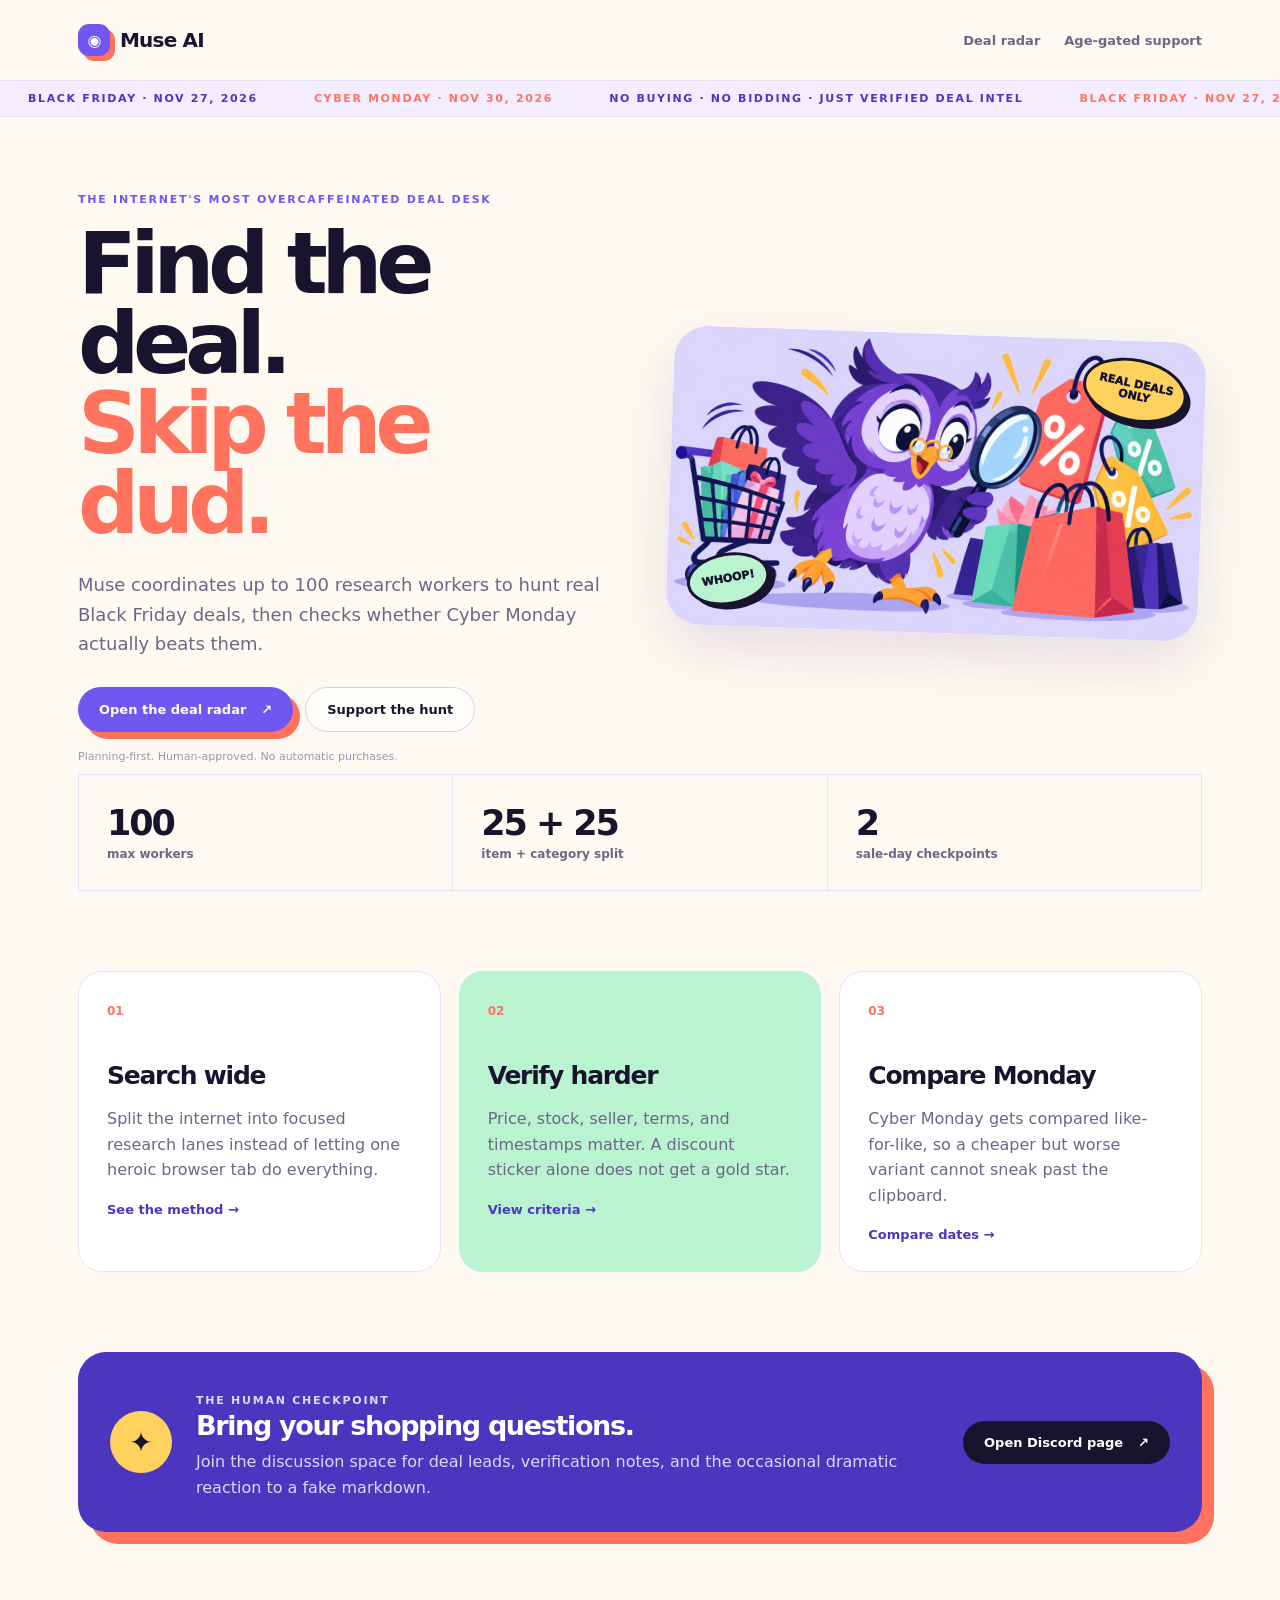
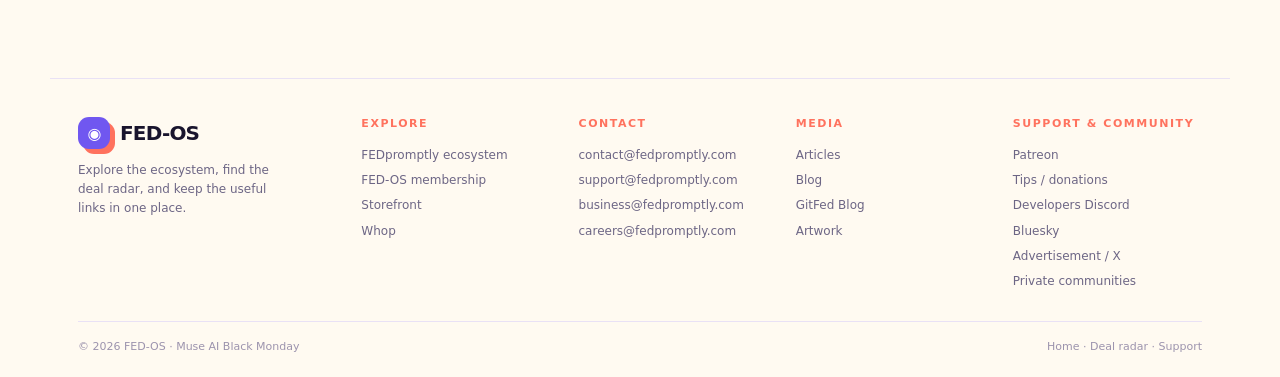
<file: index.html>
<!doctype html>
<html lang="en">
<head>
  <meta charset="utf-8">
  <meta name="viewport" content="width=device-width, initial-scale=1">
  <meta name="description" content="Muse AI Black Monday deal hunting and Cyber Monday comparison hub.">
  <title>Muse AI Black Monday — Deal Radar</title>
  <link rel="icon" type="image/svg+xml" href="assets/favicon.svg">
  <link rel="stylesheet" href="assets/site.css">
  <script defer src="assets/site.js"></script>
</head>
<body>
  <div class="noise"></div>
  <header class="site-header">
    <a class="brand" href="index.html" aria-label="Muse AI Black Monday home"><span class="brand-mark">◉</span><span>Muse AI</span></a>
    <nav aria-label="Primary navigation">
      <a href="deals.html">Deal radar</a>
      <a href="donate.html">Age-gated support</a>
    </nav>
  </header>
  <div class="ticker" aria-label="Campaign updates"><div class="ticker-track"><span>BLACK FRIDAY · NOV 27, 2026</span><span>CYBER MONDAY · NOV 30, 2026</span><span>NO BUYING · NO BIDDING · JUST VERIFIED DEAL INTEL</span><span>BLACK FRIDAY · NOV 27, 2026</span><span>CYBER MONDAY · NOV 30, 2026</span></div></div>

  <main>
    <section class="hero reveal">
      <div class="hero-copy">
        <p class="eyebrow">THE INTERNET'S MOST OVERCAFFEINATED DEAL DESK</p>
        <h1>Find the deal.<br><em>Skip the dud.</em></h1>
        <p class="lede">Muse coordinates up to 100 research workers to hunt real Black Friday deals, then checks whether Cyber Monday actually beats them.</p>
        <div class="button-row"><a class="button button-primary" href="deals.html">Open the deal radar <span>↗</span></a><a class="button button-ghost" href="donate.html">Support the hunt</a></div>
        <p class="microcopy">Planning-first. Human-approved. No automatic purchases.</p>
      </div>
      <div class="hero-art art-card"><img src="assets/muse-deal-hunt.png" alt="Comical owl mascot hunting shopping deals with a magnifying glass"><span class="sticker sticker-one">REAL DEALS<br>ONLY</span><span class="sticker sticker-two">WHOOP!</span></div>
    </section>

    <section class="stats reveal" aria-label="Project facts"><div><strong>100</strong><span>max workers</span></div><div><strong>25 + 25</strong><span>item + category split</span></div><div><strong>2</strong><span>sale-day checkpoints</span></div></section>

    <section class="feature-grid reveal">
      <article class="feature-card"><span class="number">01</span><h2>Search wide</h2><p>Split the internet into focused research lanes instead of letting one heroic browser tab do everything.</p><a href="deals.html#how-it-works">See the method →</a></article>
      <article class="feature-card feature-card-loud"><span class="number">02</span><h2>Verify harder</h2><p>Price, stock, seller, terms, and timestamps matter. A discount sticker alone does not get a gold star.</p><a href="deals.html#criteria">View criteria →</a></article>
      <article class="feature-card"><span class="number">03</span><h2>Compare Monday</h2><p>Cyber Monday gets compared like-for-like, so a cheaper but worse variant cannot sneak past the clipboard.</p><a href="deals.html#cyber">Compare dates →</a></article>
    </section>

    <section class="discord-panel reveal"><div class="discord-orbit">✦</div><div><p class="eyebrow">THE HUMAN CHECKPOINT</p><h2>Bring your shopping questions.</h2><p>Join the discussion space for deal leads, verification notes, and the occasional dramatic reaction to a fake markdown.</p></div><a class="button button-dark" href="discord.html">Open Discord page <span>↗</span></a></section>
  </main>
  <footer class="fed-footer"><div class="fed-footer-top"><div class="fed-footer-brand"><a class="brand" href="index.html"><span class="brand-mark">◉</span><span>FED-OS</span></a><p>Explore the ecosystem, find the deal radar, and keep the useful links in one place.</p></div><div class="fed-footer-column"><h2>Explore</h2><a href="https://www.fedpromptly.org">FEDpromptly ecosystem</a><a href="https://www.fedpromptly.com/aid">FED-OS membership</a><a href="https://www.jabburr.com/fed-os">Storefront</a><a href="https://whop.com/fedpromptly/">Whop</a></div><div class="fed-footer-column"><h2>Contact</h2><a href="mailto:contact@fedpromptly.com">contact@fedpromptly.com</a><a href="mailto:support@fedpromptly.com">support@fedpromptly.com</a><a href="mailto:business@fedpromptly.com">business@fedpromptly.com</a><a href="mailto:careers@fedpromptly.com">careers@fedpromptly.com</a></div><div class="fed-footer-column"><h2>Media</h2><a href="https://substack.com/@fedpromptly">Articles</a><a href="https://fedpromptly.wordpress.com/">Blog</a><a href="https://gitfed.substack.com/">GitFed Blog</a><a href="https://www.deviantart.com/fedpromptly">Artwork</a></div><div class="fed-footer-column"><h2>Support &amp; community</h2><a href="https://www.patreon.com/c/FEDpromptly">Patreon</a><a href="https://buymeacoffee.com/fedpromptly">Tips / donations</a><a href="https://discord.gg/Jm4XStx4Pf">Developers Discord</a><a href="https://bsky.app/profile/fed-os.bsky.social">Bluesky</a><a href="https://x.com/Fedpromptly">Advertisement / X</a><a href="private-communities.html">Private communities</a></div></div><div class="fed-footer-bottom"><span>© 2026 FED-OS · Muse AI Black Monday</span><span><a href="index.html">Home</a> · <a href="deals.html">Deal radar</a> · <a href="donate.html">Support</a></span></div></footer>
</body>
</html>
</file>
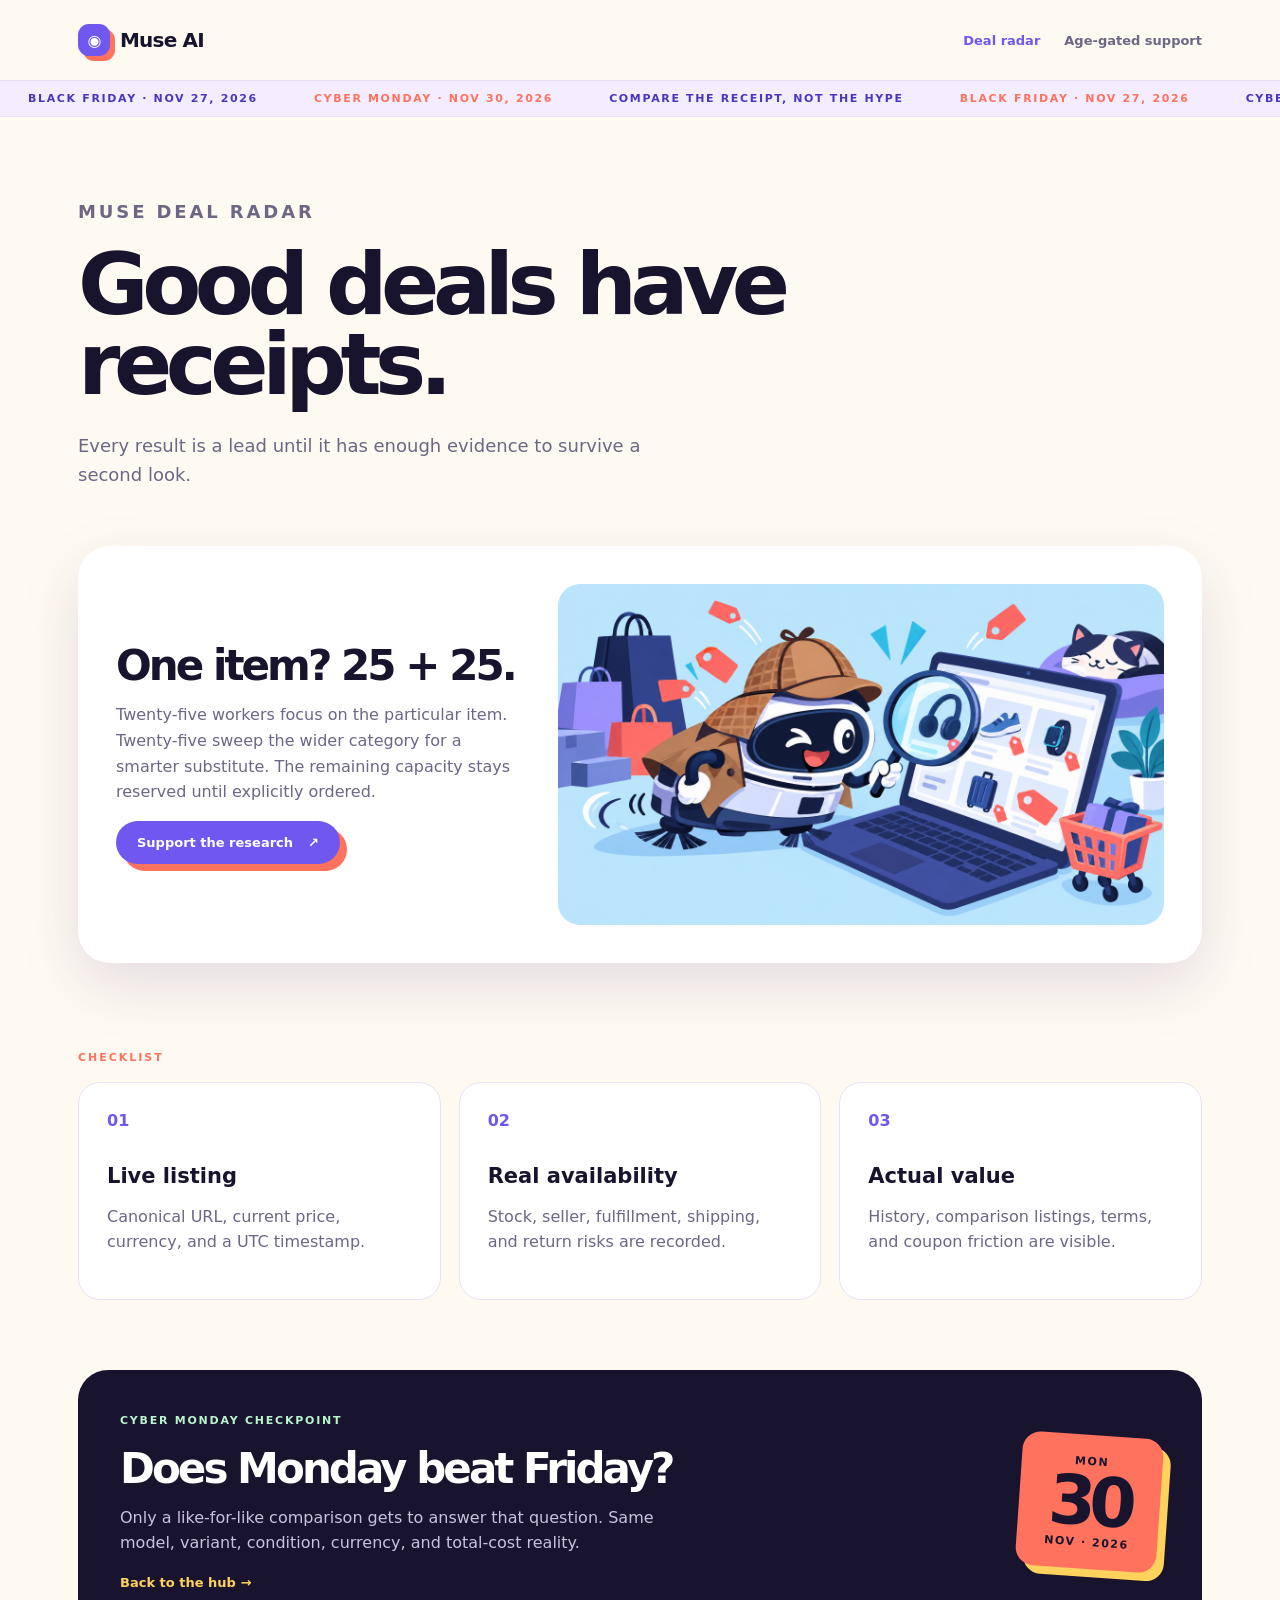
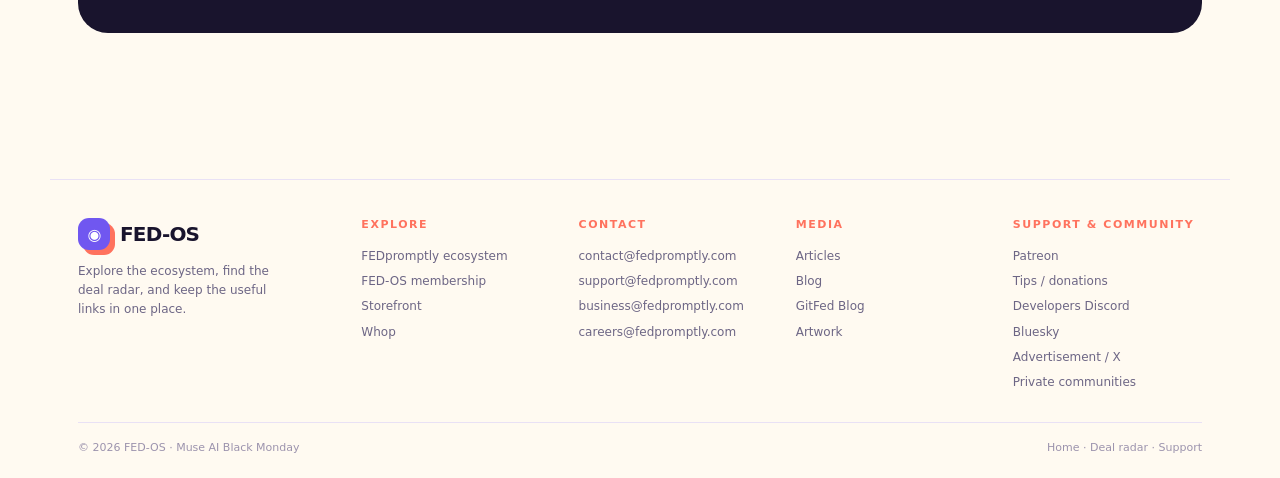
<file: deals.html>
<!doctype html>
<html lang="en"><head><meta charset="utf-8"><meta name="viewport" content="width=device-width, initial-scale=1"><meta name="description" content="Muse AI deal radar methodology and seasonal checkpoints."><title>Deal Radar — Muse AI</title><link rel="icon" type="image/svg+xml" href="assets/favicon.svg"><link rel="stylesheet" href="assets/site.css"><script defer src="assets/site.js"></script></head>
<body><div class="noise"></div><header class="site-header"><a class="brand" href="index.html"><span class="brand-mark">◉</span><span>Muse AI</span></a><nav><a class="active" href="deals.html">Deal radar</a><a href="donate.html">Age-gated support</a></nav></header><div class="ticker"><div class="ticker-track"><span>BLACK FRIDAY · NOV 27, 2026</span><span>CYBER MONDAY · NOV 30, 2026</span><span>COMPARE THE RECEIPT, NOT THE HYPE</span><span>BLACK FRIDAY · NOV 27, 2026</span><span>CYBER MONDAY · NOV 30, 2026</span></div></div>
<main class="page-shell"><section class="page-heading reveal"><p class="eyebrow">MUSE DEAL RADAR</p><h1>Good deals have receipts.</h1><p>Every result is a lead until it has enough evidence to survive a second look.</p></section><section class="split-feature reveal" id="how-it-works"><div><h2>One item? 25 + 25.</h2><p>Twenty-five workers focus on the particular item. Twenty-five sweep the wider category for a smarter substitute. The remaining capacity stays reserved until explicitly ordered.</p><a class="button button-primary" href="donate.html">Support the research <span>↗</span></a></div><img src="assets/cyber-monday-scan.png" alt="Comical detective robot scanning a Cyber Monday laptop deal"></section><section class="criteria" id="criteria"><div class="section-label">CHECKLIST</div><div class="criteria-grid reveal"><article><b>01</b><h3>Live listing</h3><p>Canonical URL, current price, currency, and a UTC timestamp.</p></article><article><b>02</b><h3>Real availability</h3><p>Stock, seller, fulfillment, shipping, and return risks are recorded.</p></article><article><b>03</b><h3>Actual value</h3><p>History, comparison listings, terms, and coupon friction are visible.</p></article></div></section><section class="cyber-callout reveal" id="cyber"><div><p class="eyebrow">CYBER MONDAY CHECKPOINT</p><h2>Does Monday beat Friday?</h2><p>Only a like-for-like comparison gets to answer that question. Same model, variant, condition, currency, and total-cost reality.</p><a class="text-link" href="index.html">Back to the hub →</a></div><div class="date-badge"><span>MON</span><strong>30</strong><small>NOV · 2026</small></div></section></main><footer class="fed-footer"><div class="fed-footer-top"><div class="fed-footer-brand"><a class="brand" href="index.html"><span class="brand-mark">◉</span><span>FED-OS</span></a><p>Explore the ecosystem, find the deal radar, and keep the useful links in one place.</p></div><div class="fed-footer-column"><h2>Explore</h2><a href="https://www.fedpromptly.org">FEDpromptly ecosystem</a><a href="https://www.fedpromptly.com/aid">FED-OS membership</a><a href="https://www.jabburr.com/fed-os">Storefront</a><a href="https://whop.com/fedpromptly/">Whop</a></div><div class="fed-footer-column"><h2>Contact</h2><a href="mailto:contact@fedpromptly.com">contact@fedpromptly.com</a><a href="mailto:support@fedpromptly.com">support@fedpromptly.com</a><a href="mailto:business@fedpromptly.com">business@fedpromptly.com</a><a href="mailto:careers@fedpromptly.com">careers@fedpromptly.com</a></div><div class="fed-footer-column"><h2>Media</h2><a href="https://substack.com/@fedpromptly">Articles</a><a href="https://fedpromptly.wordpress.com/">Blog</a><a href="https://gitfed.substack.com/">GitFed Blog</a><a href="https://www.deviantart.com/fedpromptly">Artwork</a></div><div class="fed-footer-column"><h2>Support &amp; community</h2><a href="https://www.patreon.com/c/FEDpromptly">Patreon</a><a href="https://buymeacoffee.com/fedpromptly">Tips / donations</a><a href="https://discord.gg/Jm4XStx4Pf">Developers Discord</a><a href="https://bsky.app/profile/fed-os.bsky.social">Bluesky</a><a href="https://x.com/Fedpromptly">Advertisement / X</a><a href="private-communities.html">Private communities</a></div></div><div class="fed-footer-bottom"><span>© 2026 FED-OS · Muse AI Black Monday</span><span><a href="index.html">Home</a> · <a href="deals.html">Deal radar</a> · <a href="donate.html">Support</a></span></div></footer></body></html>
</file>
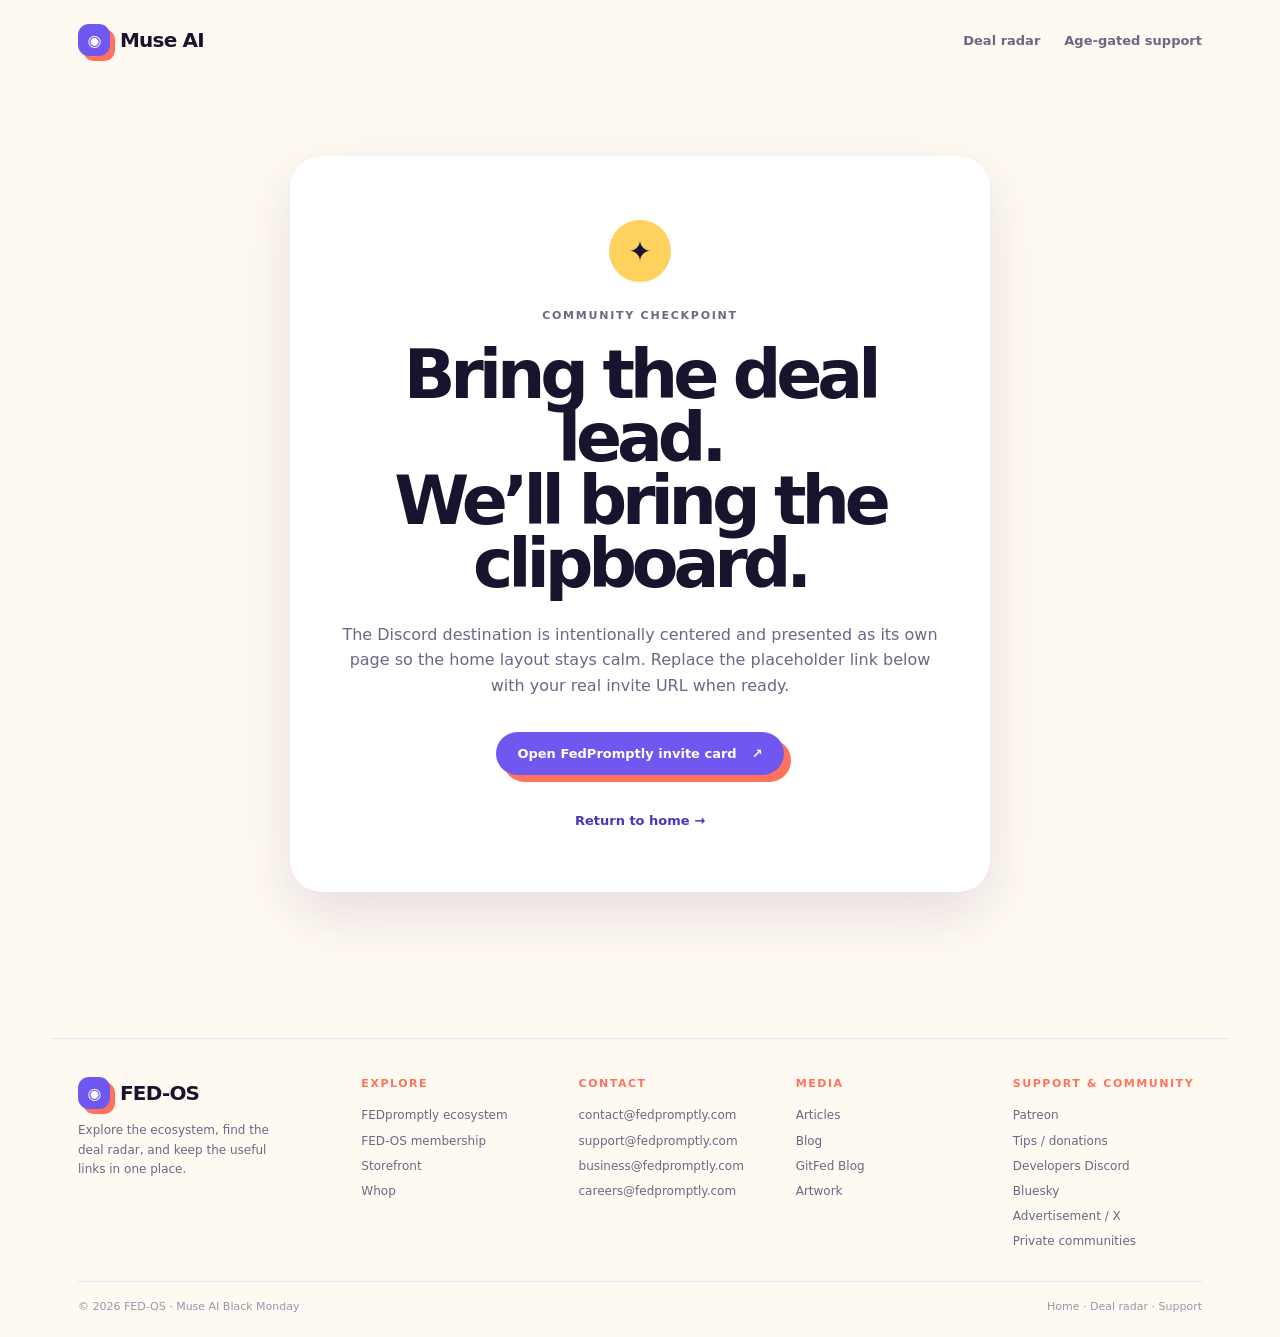
<file: discord.html>
<!doctype html>
<html lang="en"><head><meta charset="utf-8"><meta name="viewport" content="width=device-width, initial-scale=1"><title>Discord Checkpoint — Muse AI</title><link rel="icon" type="image/svg+xml" href="assets/favicon.svg"><link rel="stylesheet" href="assets/site.css"><script defer src="assets/site.js"></script></head>
<body><div class="noise"></div><header class="site-header"><a class="brand" href="index.html"><span class="brand-mark">◉</span><span>Muse AI</span></a><nav><a href="deals.html">Deal radar</a><a href="donate.html">Age-gated support</a></nav></header><main class="center-page"><section class="discord-page-card reveal"><div class="discord-orbit">✦</div><p class="eyebrow">COMMUNITY CHECKPOINT</p><h1>Bring the deal lead.<br>We’ll bring the clipboard.</h1><p>The Discord destination is intentionally centered and presented as its own page so the home layout stays calm. Replace the placeholder link below with your real invite URL when ready.</p><a class="button button-primary" href="invite.html">Open FedPromptly invite card <span>↗</span></a><a class="text-link" href="index.html">Return to home →</a></section></main><footer class="fed-footer"><div class="fed-footer-top"><div class="fed-footer-brand"><a class="brand" href="index.html"><span class="brand-mark">◉</span><span>FED-OS</span></a><p>Explore the ecosystem, find the deal radar, and keep the useful links in one place.</p></div><div class="fed-footer-column"><h2>Explore</h2><a href="https://www.fedpromptly.org">FEDpromptly ecosystem</a><a href="https://www.fedpromptly.com/aid">FED-OS membership</a><a href="https://www.jabburr.com/fed-os">Storefront</a><a href="https://whop.com/fedpromptly/">Whop</a></div><div class="fed-footer-column"><h2>Contact</h2><a href="mailto:contact@fedpromptly.com">contact@fedpromptly.com</a><a href="mailto:support@fedpromptly.com">support@fedpromptly.com</a><a href="mailto:business@fedpromptly.com">business@fedpromptly.com</a><a href="mailto:careers@fedpromptly.com">careers@fedpromptly.com</a></div><div class="fed-footer-column"><h2>Media</h2><a href="https://substack.com/@fedpromptly">Articles</a><a href="https://fedpromptly.wordpress.com/">Blog</a><a href="https://gitfed.substack.com/">GitFed Blog</a><a href="https://www.deviantart.com/fedpromptly">Artwork</a></div><div class="fed-footer-column"><h2>Support &amp; community</h2><a href="https://www.patreon.com/c/FEDpromptly">Patreon</a><a href="https://buymeacoffee.com/fedpromptly">Tips / donations</a><a href="https://discord.gg/Jm4XStx4Pf">Developers Discord</a><a href="https://bsky.app/profile/fed-os.bsky.social">Bluesky</a><a href="https://x.com/Fedpromptly">Advertisement / X</a><a href="private-communities.html">Private communities</a></div></div><div class="fed-footer-bottom"><span>© 2026 FED-OS · Muse AI Black Monday</span><span><a href="index.html">Home</a> · <a href="deals.html">Deal radar</a> · <a href="donate.html">Support</a></span></div></footer></body></html>
</file>
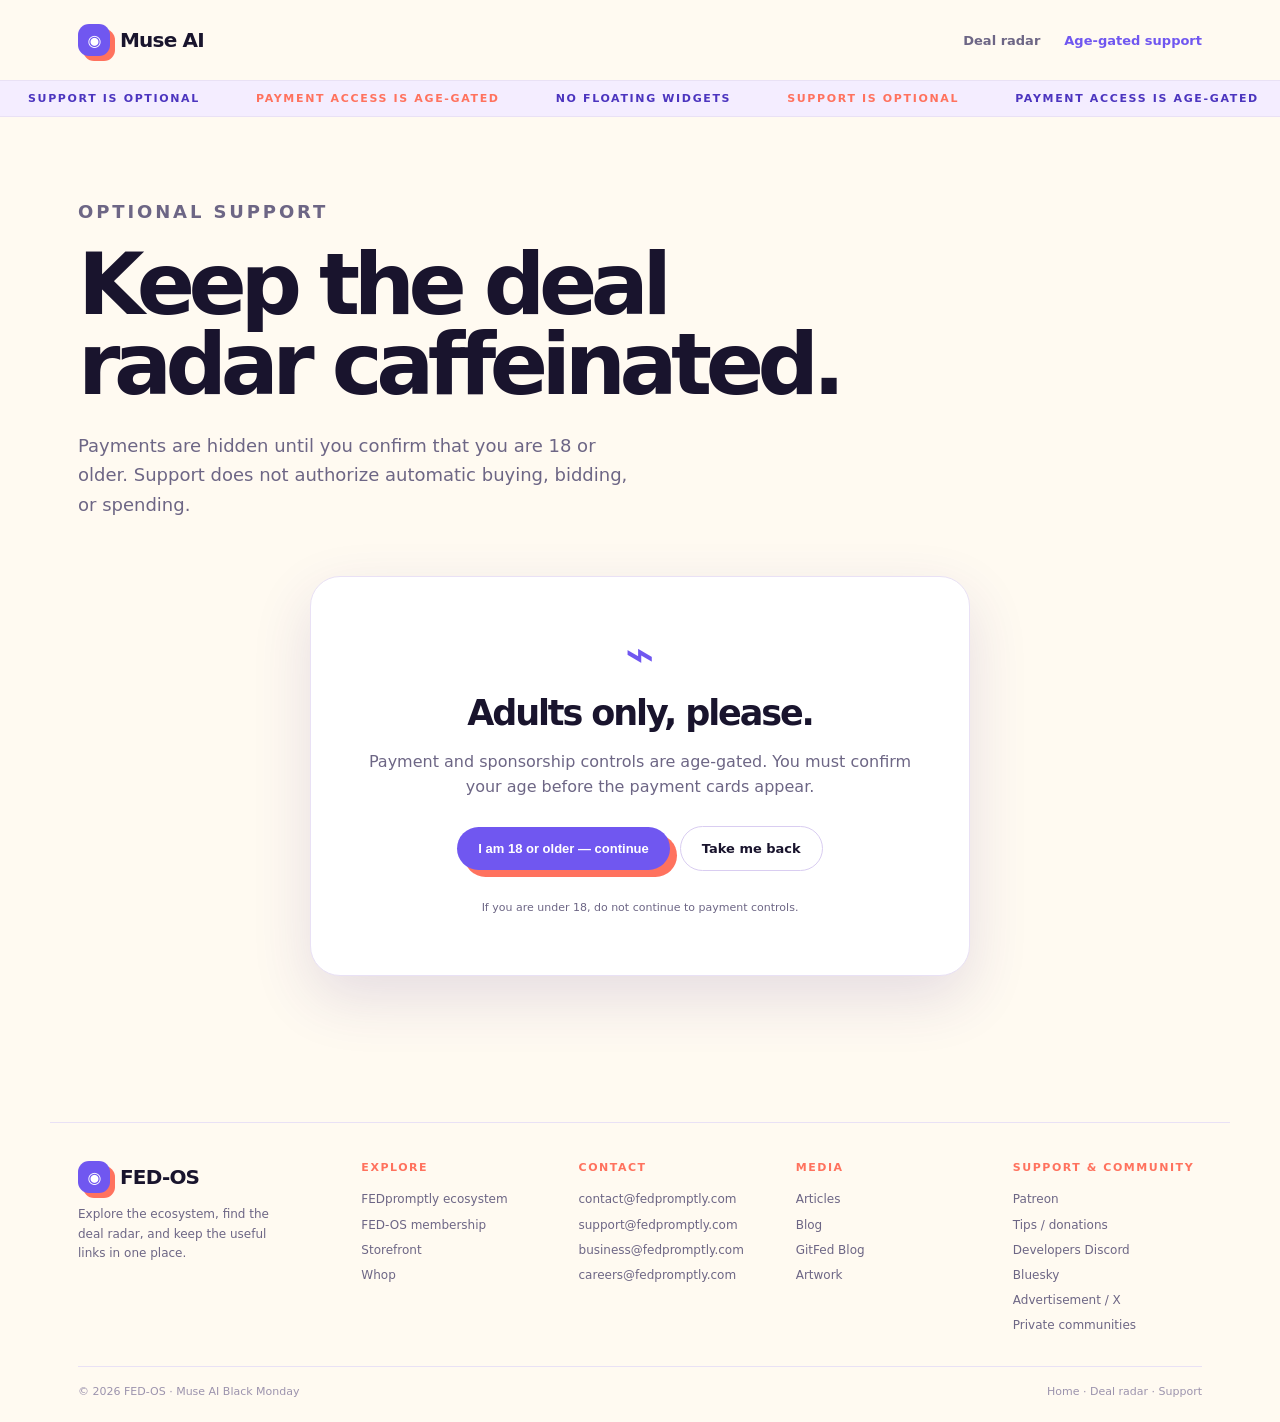
<file: donate.html>
<!doctype html>
<html lang="en"><head><meta charset="utf-8"><meta name="viewport" content="width=device-width, initial-scale=1"><meta name="description" content="Age-gated support options for Muse AI Black Monday."><title>Age-Gated Support — Muse AI</title><link rel="icon" type="image/svg+xml" href="assets/favicon.svg"><link rel="stylesheet" href="assets/site.css"><script defer src="assets/site.js"></script></head>
<body><div class="noise"></div><header class="site-header"><a class="brand" href="index.html"><span class="brand-mark">◉</span><span>Muse AI</span></a><nav><a href="deals.html">Deal radar</a><a class="active" href="donate.html">Age-gated support</a></nav></header><div class="ticker"><div class="ticker-track"><span>SUPPORT IS OPTIONAL</span><span>PAYMENT ACCESS IS AGE-GATED</span><span>NO FLOATING WIDGETS</span><span>SUPPORT IS OPTIONAL</span><span>PAYMENT ACCESS IS AGE-GATED</span></div></div>
<main class="page-shell"><section class="page-heading reveal"><p class="eyebrow">OPTIONAL SUPPORT</p><h1>Keep the deal radar caffeinated.</h1><p>Payments are hidden until you confirm that you are 18 or older. Support does not authorize automatic buying, bidding, or spending.</p></section><section class="age-gate-card reveal" data-age-gate><div class="lock-symbol">⌁</div><h2>Adults only, please.</h2><p>Payment and sponsorship controls are age-gated. You must confirm your age before the payment cards appear.</p><button class="button button-primary" type="button" data-age-confirm>I am 18 or older — continue</button><a class="button button-ghost" href="index.html">Take me back</a><p class="microcopy">If you are under 18, do not continue to payment controls.</p></section>
<section class="payment-area" data-payment-area hidden><div class="payment-grid"><article class="payment-card"><div class="payment-card-top"><span class="pill">PAYPAL</span><span class="payment-note">subscription</span></div><h2>Fedpromptly card</h2><p>Use the PayPal subscription card to support the research. Review the amount and terms in PayPal before confirming.</p><div id="paypal-button-container-P-4FD24238VX4902214NK2XP2Y"></div><script src="https://www.paypal.com/sdk/js?client-id=BAA_ndqaWMyQwTnDZ0LXwLQ22jdJo9uxkeXYqmBbF-hD41HMiZ83mvOcx1Kti0b6ZfXfje7Q1ievNaS8Ok&vault=true&intent=subscription" data-sdk-integration-source="button-factory"></script><script>paypal.Buttons({style:{shape:'rect',color:'gold',layout:'vertical',label:'subscribe'},createSubscription:function(data,actions){return actions.subscription.create({plan_id:'P-4FD24238VX4902214NK2XP2Y',quantity:1});},onApprove:function(data){window.location.href='thanks.html?subscription='+encodeURIComponent(data.subscriptionID);}}).render('#paypal-button-container-P-4FD24238VX4902214NK2XP2Y');</script></article><article class="payment-card payment-card-sponsor"><div class="payment-card-top"><span class="pill pill-purple">GITHUB</span><span class="payment-note">sponsors</span></div><h2>Sponsor the code</h2><p>Support the open project through GitHub Sponsors. The sponsor control opens in its own card, not as a floating widget.</p><div class="gh-sponsor-card">
  <iframe src="https://github.com/sponsors/Git-FED/card" title="Sponsor Git-FED" width="600" height="225" frameborder="0" scrolling="no" loading="lazy" referrerpolicy="no-referrer-when-downgrade"></iframe>
  <noscript><a href="https://github.com/sponsors/Git-FED">Sponsor Git-FED on GitHub</a></noscript>
</div><a class="button button-dark" href="thanks.html">See support notes <span>↗</span></a></article></div><div class="funding-notice"><img src="assets/funding-lock.png" alt="Comical locked treasure chest representing payment safety"><div><strong>Safety note</strong><p>Support is separate from any Muse-owned campaign funding. No bank-linked Stripe account is connected here, and this page does not authorize bids or purchases.</p></div></div></section></main><footer class="fed-footer"><div class="fed-footer-top"><div class="fed-footer-brand"><a class="brand" href="index.html"><span class="brand-mark">◉</span><span>FED-OS</span></a><p>Explore the ecosystem, find the deal radar, and keep the useful links in one place.</p></div><div class="fed-footer-column"><h2>Explore</h2><a href="https://www.fedpromptly.org">FEDpromptly ecosystem</a><a href="https://www.fedpromptly.com/aid">FED-OS membership</a><a href="https://www.jabburr.com/fed-os">Storefront</a><a href="https://whop.com/fedpromptly/">Whop</a></div><div class="fed-footer-column"><h2>Contact</h2><a href="mailto:contact@fedpromptly.com">contact@fedpromptly.com</a><a href="mailto:support@fedpromptly.com">support@fedpromptly.com</a><a href="mailto:business@fedpromptly.com">business@fedpromptly.com</a><a href="mailto:careers@fedpromptly.com">careers@fedpromptly.com</a></div><div class="fed-footer-column"><h2>Media</h2><a href="https://substack.com/@fedpromptly">Articles</a><a href="https://fedpromptly.wordpress.com/">Blog</a><a href="https://gitfed.substack.com/">GitFed Blog</a><a href="https://www.deviantart.com/fedpromptly">Artwork</a></div><div class="fed-footer-column"><h2>Support &amp; community</h2><a href="https://www.patreon.com/c/FEDpromptly">Patreon</a><a href="https://buymeacoffee.com/fedpromptly">Tips / donations</a><a href="https://discord.gg/Jm4XStx4Pf">Developers Discord</a><a href="https://bsky.app/profile/fed-os.bsky.social">Bluesky</a><a href="https://x.com/Fedpromptly">Advertisement / X</a><a href="private-communities.html">Private communities</a></div></div><div class="fed-footer-bottom"><span>© 2026 FED-OS · Muse AI Black Monday</span><span><a href="index.html">Home</a> · <a href="deals.html">Deal radar</a> · <a href="donate.html">Support</a></span></div></footer></body></html>
</file>
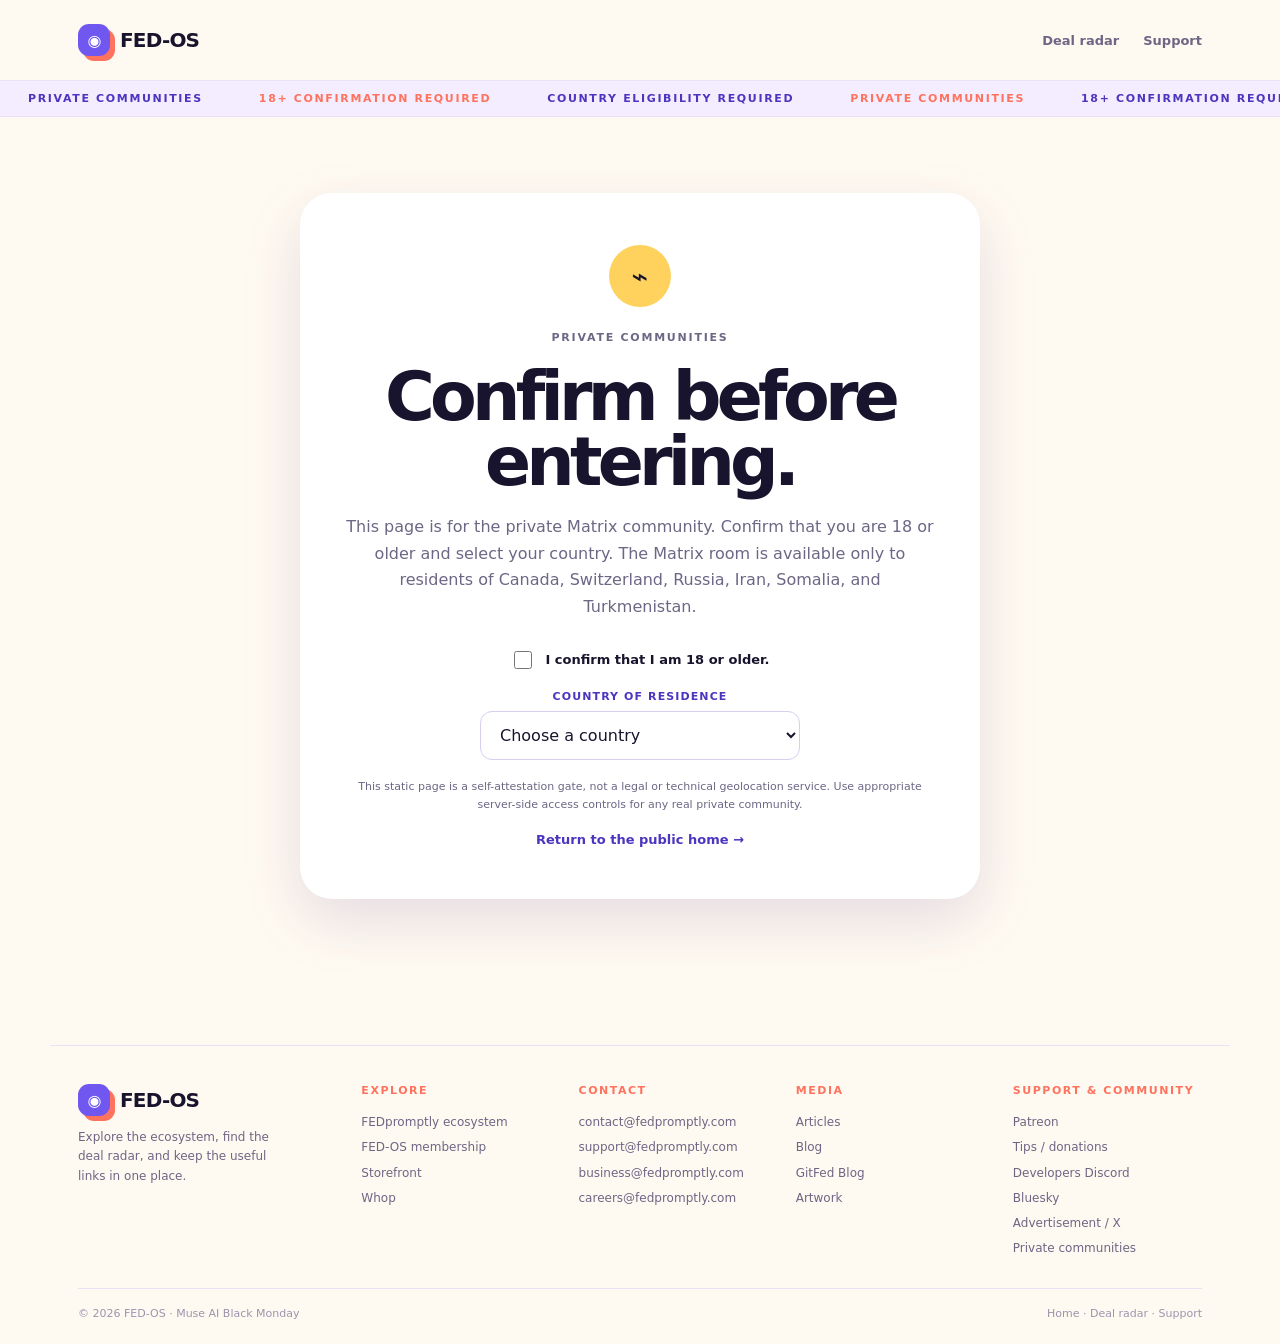
<file: private-communities.html>
<!doctype html>
<html lang="en"><head><meta charset="utf-8"><meta name="viewport" content="width=device-width, initial-scale=1"><meta name="description" content="Age-gated and country-eligibility confirmation for private FED-OS communities."><title>Private Communities — FED-OS</title><link rel="icon" type="image/svg+xml" href="assets/favicon.svg"><link rel="stylesheet" href="assets/site.css"><script defer src="assets/site.js"></script></head>
<body><div class="noise"></div><header class="site-header"><a class="brand" href="index.html"><span class="brand-mark">◉</span><span>FED-OS</span></a><nav><a href="deals.html">Deal radar</a><a href="donate.html">Support</a></nav></header><div class="ticker"><div class="ticker-track"><span>PRIVATE COMMUNITIES</span><span>18+ CONFIRMATION REQUIRED</span><span>COUNTRY ELIGIBILITY REQUIRED</span><span>PRIVATE COMMUNITIES</span><span>18+ CONFIRMATION REQUIRED</span></div></div><main class="center-page"><section class="community-gate reveal"><div class="discord-orbit">⌁</div><p class="eyebrow">PRIVATE COMMUNITIES</p><h1>Confirm before entering.</h1><p>This page is for the private Matrix community. Confirm that you are 18 or older and select your country. The Matrix room is available only to residents of Canada, Switzerland, Russia, Iran, Somalia, and Turkmenistan.</p><label class="gate-check"><input type="checkbox" data-community-age> I confirm that I am 18 or older.</label><label class="gate-label" for="community-country">Country of residence</label><select id="community-country" data-community-country><option value="">Choose a country</option><option>Canada</option><option>Switzerland</option><option>Russia</option><option>Iran</option><option>Somalia</option><option>Turkmenistan</option><option value="ineligible">Another country</option></select><p class="microcopy">This static page is a self-attestation gate, not a legal or technical geolocation service. Use appropriate server-side access controls for any real private community.</p><div data-community-result hidden><a class="button button-primary" href="https://matrix.to/#/#fed-os:matrix.org" target="_blank" rel="noopener">Open private Matrix <span>↗</span></a></div><a class="text-link" href="index.html">Return to the public home →</a></section></main><footer class="fed-footer"><div class="fed-footer-top"><div class="fed-footer-brand"><a class="brand" href="index.html"><span class="brand-mark">◉</span><span>FED-OS</span></a><p>Explore the ecosystem, find the deal radar, and keep the useful links in one place.</p></div><div class="fed-footer-column"><h2>Explore</h2><a href="https://www.fedpromptly.org">FEDpromptly ecosystem</a><a href="https://www.fedpromptly.com/aid">FED-OS membership</a><a href="https://www.jabburr.com/fed-os">Storefront</a><a href="https://whop.com/fedpromptly/">Whop</a></div><div class="fed-footer-column"><h2>Contact</h2><a href="mailto:contact@fedpromptly.com">contact@fedpromptly.com</a><a href="mailto:support@fedpromptly.com">support@fedpromptly.com</a><a href="mailto:business@fedpromptly.com">business@fedpromptly.com</a><a href="mailto:careers@fedpromptly.com">careers@fedpromptly.com</a></div><div class="fed-footer-column"><h2>Media</h2><a href="https://substack.com/@fedpromptly">Articles</a><a href="https://fedpromptly.wordpress.com/">Blog</a><a href="https://gitfed.substack.com/">GitFed Blog</a><a href="https://www.deviantart.com/fedpromptly">Artwork</a></div><div class="fed-footer-column"><h2>Support &amp; community</h2><a href="https://www.patreon.com/c/FEDpromptly">Patreon</a><a href="https://buymeacoffee.com/fedpromptly">Tips / donations</a><a href="https://discord.gg/Jm4XStx4Pf">Developers Discord</a><a href="https://bsky.app/profile/fed-os.bsky.social">Bluesky</a><a href="https://x.com/Fedpromptly">Advertisement / X</a><a href="private-communities.html">Private communities</a></div></div><div class="fed-footer-bottom"><span>© 2026 FED-OS · Muse AI Black Monday</span><span><a href="index.html">Home</a> · <a href="deals.html">Deal radar</a> · <a href="donate.html">Support</a></span></div></footer></body></html>
</file>
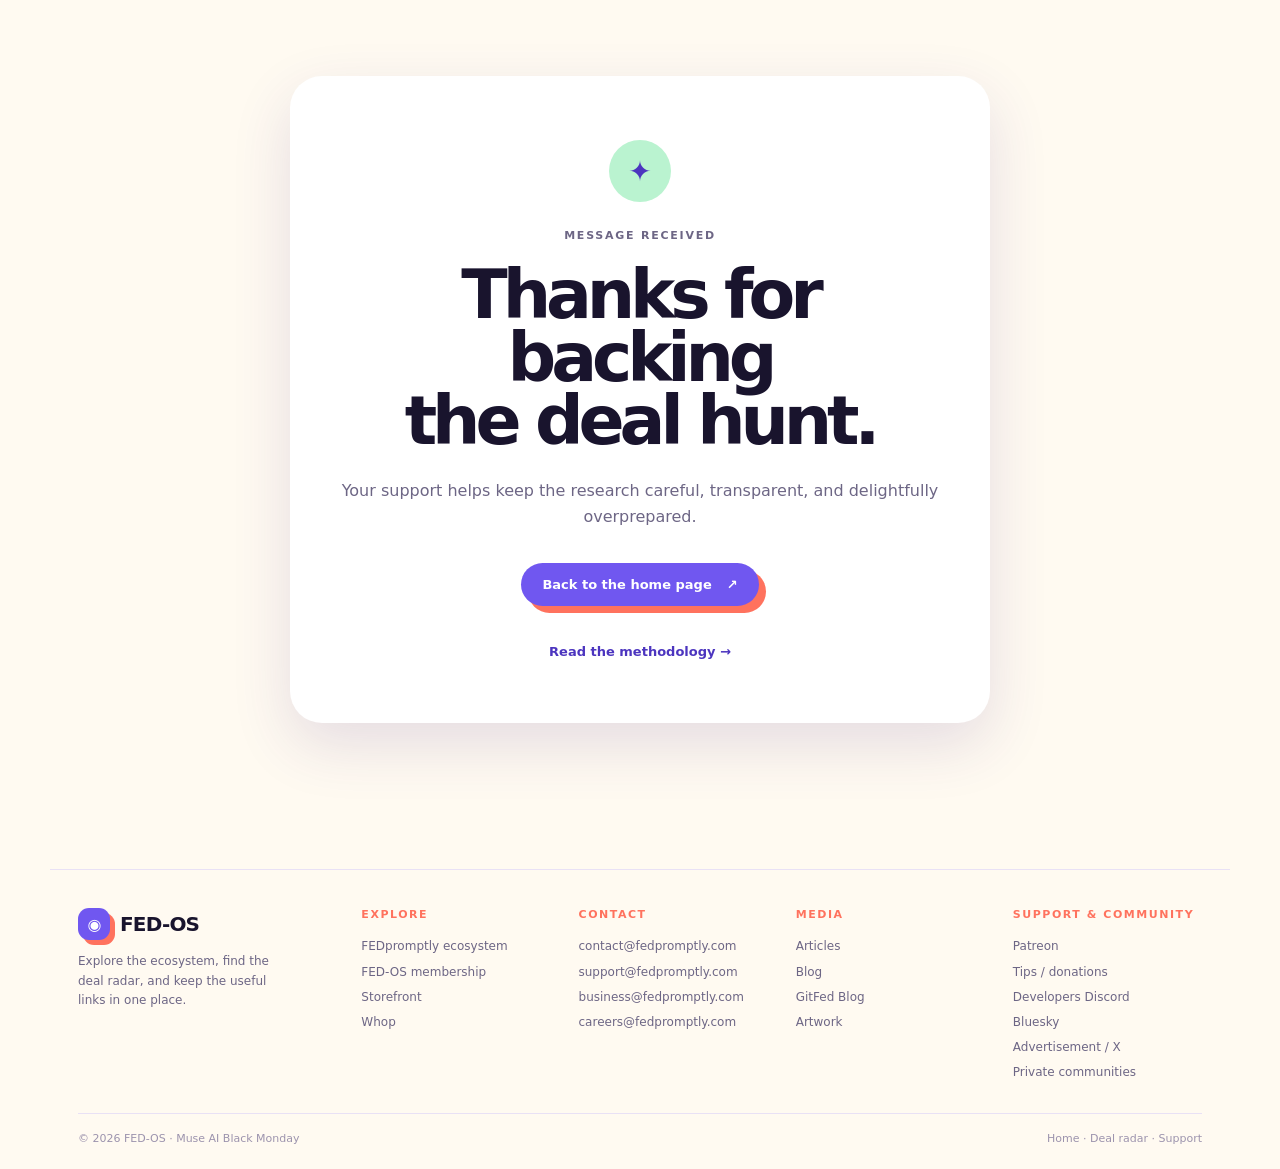
<file: thanks.html>
<!doctype html>
<html lang="en"><head><meta charset="utf-8"><meta name="viewport" content="width=device-width, initial-scale=1"><title>Thanks — Muse AI</title><link rel="icon" type="image/svg+xml" href="assets/favicon.svg"><link rel="stylesheet" href="assets/site.css"><script defer src="assets/site.js"></script></head>
<body><div class="noise"></div><main class="center-page"><section class="thanks-card reveal"><div class="success-burst">✦</div><p class="eyebrow">MESSAGE RECEIVED</p><h1>Thanks for backing<br>the deal hunt.</h1><p>Your support helps keep the research careful, transparent, and delightfully overprepared.</p><a class="button button-primary" href="index.html">Back to the home page <span>↗</span></a><a class="text-link" href="deals.html">Read the methodology →</a></section></main><footer class="fed-footer"><div class="fed-footer-top"><div class="fed-footer-brand"><a class="brand" href="index.html"><span class="brand-mark">◉</span><span>FED-OS</span></a><p>Explore the ecosystem, find the deal radar, and keep the useful links in one place.</p></div><div class="fed-footer-column"><h2>Explore</h2><a href="https://www.fedpromptly.org">FEDpromptly ecosystem</a><a href="https://www.fedpromptly.com/aid">FED-OS membership</a><a href="https://www.jabburr.com/fed-os">Storefront</a><a href="https://whop.com/fedpromptly/">Whop</a></div><div class="fed-footer-column"><h2>Contact</h2><a href="mailto:contact@fedpromptly.com">contact@fedpromptly.com</a><a href="mailto:support@fedpromptly.com">support@fedpromptly.com</a><a href="mailto:business@fedpromptly.com">business@fedpromptly.com</a><a href="mailto:careers@fedpromptly.com">careers@fedpromptly.com</a></div><div class="fed-footer-column"><h2>Media</h2><a href="https://substack.com/@fedpromptly">Articles</a><a href="https://fedpromptly.wordpress.com/">Blog</a><a href="https://gitfed.substack.com/">GitFed Blog</a><a href="https://www.deviantart.com/fedpromptly">Artwork</a></div><div class="fed-footer-column"><h2>Support &amp; community</h2><a href="https://www.patreon.com/c/FEDpromptly">Patreon</a><a href="https://buymeacoffee.com/fedpromptly">Tips / donations</a><a href="https://discord.gg/Jm4XStx4Pf">Developers Discord</a><a href="https://bsky.app/profile/fed-os.bsky.social">Bluesky</a><a href="https://x.com/Fedpromptly">Advertisement / X</a><a href="private-communities.html">Private communities</a></div></div><div class="fed-footer-bottom"><span>© 2026 FED-OS · Muse AI Black Monday</span><span><a href="index.html">Home</a> · <a href="deals.html">Deal radar</a> · <a href="donate.html">Support</a></span></div></footer></body></html>
</file>
<file: assets/site.css>
:root{--ink:#19142d;--muted:#6d6685;--paper:#fffaf1;--violet:#7057f0;--purple:#4c35bf;--coral:#ff725e;--mint:#baf3d0;--gold:#ffd25e;--line:#e9e1f5;--shadow:0 22px 60px rgba(68,42,136,.14)}*{box-sizing:border-box}html{scroll-behavior:smooth}body{margin:0;background:var(--paper);color:var(--ink);font-family:Inter,ui-sans-serif,system-ui,-apple-system,BlinkMacSystemFont,"Segoe UI",sans-serif;overflow-x:hidden}.noise{position:fixed;inset:0;pointer-events:none;opacity:0;z-index:20}.site-header{max-width:1180px;margin:auto;padding:24px 28px;display:flex;align-items:center;justify-content:space-between;position:relative;z-index:2}.brand{display:flex;gap:10px;align-items:center;text-decoration:none;color:var(--ink);font-weight:900;letter-spacing:-.04em;font-size:20px}.brand-mark{width:32px;height:32px;border-radius:11px;background:var(--violet);color:#fff;display:grid;place-items:center;box-shadow:5px 5px 0 var(--coral);font-size:16px}.site-header nav{display:flex;gap:24px}.site-header nav a,.site-footer a{color:var(--muted);text-decoration:none;font-weight:700;font-size:13px}.site-header nav a:hover,.site-header nav .active,.site-footer a:hover{color:var(--violet)}.ticker{overflow:hidden;border-block:1px solid var(--line);background:#f4edff;white-space:nowrap}.ticker-track{display:flex;width:max-content;animation:marquee 28s linear infinite}.ticker span{padding:11px 28px;color:var(--purple);font-size:11px;font-weight:900;letter-spacing:.15em}.ticker span:nth-child(2n){color:var(--coral)}main{max-width:1180px;margin:auto;padding:76px 28px}.hero{display:grid;grid-template-columns:1fr 1fr;gap:60px;align-items:center;min-height:580px}.eyebrow{color:var(--violet);font-weight:900;letter-spacing:.16em;font-size:11px;margin:0 0 18px}.hero h1,.page-heading h1,.center-page h1{font-size:clamp(48px,7vw,86px);line-height:.93;letter-spacing:-.075em;margin:0 0 26px}.hero h1 em{color:var(--coral);font-style:normal}.lede,.page-heading>p{color:var(--muted);font-size:18px;line-height:1.65;max-width:570px}.button-row{display:flex;gap:12px;flex-wrap:wrap;margin-top:28px}.button{display:inline-flex;align-items:center;justify-content:center;gap:15px;border:0;border-radius:999px;padding:14px 21px;text-decoration:none;font-weight:850;font-size:13px;cursor:pointer;transition:transform .25s ease,box-shadow .25s ease,background .25s ease}.button:hover{transform:translateY(-4px) rotate(-1deg);box-shadow:0 12px 24px rgba(50,32,100,.18)}.button-primary{background:var(--violet);color:#fff;box-shadow:7px 7px 0 var(--coral)}.button-ghost{border:1px solid #d9cdf1;color:var(--ink);background:rgba(255,255,255,.6)}.button-dark{background:var(--ink);color:#fff}.microcopy{font-size:11px;color:#9c93ad;margin-top:18px}.art-card{position:relative;border-radius:34px;overflow:hidden;box-shadow:var(--shadow);transform:rotate(2deg);animation:float 6s ease-in-out infinite}.art-card img,.split-feature img,.funding-notice img{display:block;width:100%;height:auto}.sticker{position:absolute;background:var(--gold);border:3px solid var(--ink);border-radius:50%;padding:17px 12px;text-align:center;font-weight:950;font-size:11px;line-height:1.05;box-shadow:5px 5px 0 var(--ink);animation:wobble 4s ease-in-out infinite}.sticker-one{top:18px;right:18px;transform:rotate(10deg)}.sticker-two{bottom:22px;left:20px;background:var(--mint);transform:rotate(-12deg);animation-delay:1s}.stats{display:grid;grid-template-columns:repeat(3,1fr);gap:1px;background:var(--line);border:1px solid var(--line);margin:0 0 80px}.stats div{background:var(--paper);padding:28px}.stats strong{display:block;font-size:35px;letter-spacing:-.06em}.stats span{color:var(--muted);font-size:12px;font-weight:700}.feature-grid{display:grid;grid-template-columns:repeat(3,1fr);gap:18px}.feature-card{border:1px solid var(--line);background:#fff;padding:28px;border-radius:24px;min-height:250px;transition:transform .3s ease,box-shadow .3s ease}.feature-card:hover{transform:translateY(-8px);box-shadow:var(--shadow)}.feature-card-loud{background:var(--mint);border-color:var(--mint)}.number{color:var(--coral);font-size:12px;font-weight:900}.feature-card h2{font-size:25px;letter-spacing:-.05em;margin:42px 0 8px}.feature-card p,.split-feature p,.criteria p,.cyber-callout p,.discord-panel p,.payment-card p,.funding-notice p,.discord-page-card p,.thanks-card p{color:var(--muted);line-height:1.6}.feature-card a,.text-link{color:var(--purple);text-decoration:none;font-size:13px;font-weight:850}.discord-panel{margin-top:80px;padding:32px;border-radius:28px;background:var(--purple);color:#fff;display:flex;align-items:center;gap:24px;box-shadow:12px 12px 0 var(--coral)}.discord-panel h2{margin:0;font-size:27px;letter-spacing:-.05em}.discord-panel p{color:#ddd8ff;margin:8px 0 0}.discord-panel .button{margin-left:auto;white-space:nowrap}.discord-orbit,.success-burst{width:62px;height:62px;flex:0 0 62px;display:grid;place-items:center;border-radius:50%;color:var(--ink);background:var(--gold);font-size:28px;animation:spin 10s linear infinite}.site-footer{max-width:1180px;margin:auto;padding:28px;display:flex;justify-content:space-between;border-top:1px solid var(--line);color:#9c93ad;font-size:11px}.page-shell{padding-top:80px}.page-heading{margin-bottom:56px}.page-heading h1{max-width:800px}.split-feature{display:grid;grid-template-columns:.8fr 1.2fr;gap:38px;align-items:center;background:#fff;border-radius:32px;padding:38px;box-shadow:var(--shadow)}.split-feature h2,.cyber-callout h2{font-size:42px;letter-spacing:-.07em;line-height:.98;margin:0 0 16px}.split-feature img{border-radius:22px}.criteria{padding:88px 0 0}.section-label{font-size:11px;font-weight:900;letter-spacing:.18em;color:var(--coral);margin-bottom:18px}.criteria-grid{display:grid;grid-template-columns:repeat(3,1fr);gap:18px}.criteria-grid article{background:#fff;border:1px solid var(--line);padding:28px;border-radius:22px}.criteria-grid b{color:var(--violet)}.criteria-grid h3{font-size:21px;margin:34px 0 8px}.cyber-callout{margin-top:70px;border-radius:30px;background:var(--ink);color:#fff;padding:42px;display:flex;align-items:center;justify-content:space-between;gap:30px}.cyber-callout p{color:#c9c2df;max-width:570px}.cyber-callout .eyebrow{color:var(--mint)}.cyber-callout .text-link{color:var(--gold)}.date-badge{background:var(--coral);color:var(--ink);border-radius:18px;padding:20px 28px;text-align:center;box-shadow:8px 8px 0 var(--gold);transform:rotate(4deg)}.date-badge span,.date-badge small{display:block;font-size:11px;font-weight:900;letter-spacing:.14em}.date-badge strong{display:block;font-size:68px;line-height:1;letter-spacing:-.1em}.age-gate-card{max-width:660px;margin:30px auto 0;text-align:center;background:#fff;border:1px solid var(--line);border-radius:30px;padding:48px;box-shadow:var(--shadow)}.lock-symbol{font-size:50px;color:var(--violet);animation:wobble 3s infinite}.age-gate-card h2{font-size:35px;letter-spacing:-.06em;margin:10px 0}.age-gate-card p{color:var(--muted);line-height:1.6}.age-gate-card .button{margin:10px 5px}.payment-area{margin-top:32px}.payment-grid{display:grid;grid-template-columns:1fr 1fr;gap:18px}.payment-card{background:#fff;border:1px solid var(--line);border-radius:25px;padding:28px;min-height:300px}.payment-card-top{display:flex;justify-content:space-between;align-items:center}.pill{background:var(--gold);border-radius:999px;padding:7px 10px;font-size:10px;font-weight:950;letter-spacing:.12em}.pill-purple{background:var(--violet);color:#fff}.payment-note{color:#9c93ad;font-size:11px}.payment-card h2{font-size:28px;letter-spacing:-.06em;margin:34px 0 10px}.payment-card iframe{display:block;margin:24px 0}.payment-card .button{margin-top:20px}.funding-notice{margin-top:18px;border-radius:22px;background:var(--mint);display:flex;align-items:center;gap:20px;padding:18px}.funding-notice img{width:150px;border-radius:14px}.funding-notice strong{font-size:14px}.funding-notice p{font-size:13px;margin:6px 0}.center-page{min-height:calc(100vh - 160px);display:grid;place-items:center}.discord-page-card,.thanks-card{text-align:center;max-width:700px;background:#fff;padding:64px 42px;border-radius:32px;box-shadow:var(--shadow)}.discord-page-card .discord-orbit,.thanks-card .success-burst{margin:0 auto 25px}.discord-page-card h1,.thanks-card h1{font-size:clamp(42px,6vw,68px)}.discord-page-card .button,.thanks-card .button{margin:18px 5px}.discord-page-card .text-link,.thanks-card .text-link{display:block;margin-top:20px}.success-burst{background:var(--mint);color:var(--purple)}[hidden]{display:none!important}.reveal{opacity:0;transform:translateY(18px);transition:opacity .8s ease,transform .8s ease}.reveal.is-visible{opacity:1;transform:none}@keyframes marquee{to{transform:translateX(-50%)}}@keyframes float{0%,100%{transform:rotate(2deg) translateY(0)}50%{transform:rotate(-1deg) translateY(-11px)}}@keyframes wobble{0%,100%{rotate:-4deg}50%{rotate:5deg}}@keyframes spin{to{rotate:360deg}}@media(max-width:800px){.site-header{padding:18px}.site-header nav{gap:10px}.site-header nav a{font-size:11px}.hero,.split-feature,.payment-grid{grid-template-columns:1fr}.hero{gap:35px}.hero h1{font-size:60px}.art-card{transform:none}.feature-grid,.criteria-grid,.stats{grid-template-columns:1fr}.stats{background:transparent;border:0;gap:10px}.stats div{border:1px solid var(--line);border-radius:15px}.discord-panel,.cyber-callout{align-items:flex-start;flex-direction:column}.discord-panel .button{margin-left:0}.site-footer{gap:12px;flex-direction:column}.page-shell,main{padding:50px 18px}.funding-notice{align-items:flex-start;flex-direction:column}.funding-notice img{width:100%}}

/* GitHub Sponsors card: full embed with a deliberate, responsive crop. */
.gh-sponsor-card{--card-w:600px;--card-h:225px;--crop:150px;position:relative;width:var(--card-w);max-width:100%;height:var(--crop);overflow:hidden;border-radius:12px;background:#fff;box-shadow:0 1px 2px rgba(0,0,0,.06),0 8px 24px -10px rgba(0,0,0,.18);transition:transform .18s ease,box-shadow .18s ease}.gh-sponsor-card iframe{display:block;border:0;margin:0;width:var(--card-w);height:var(--card-h);color-scheme:light dark;background:transparent}.gh-sponsor-card:hover{transform:translateY(-2px);box-shadow:0 2px 4px rgba(0,0,0,.07),0 14px 32px -12px rgba(0,0,0,.25)}.gh-sponsor-card a{display:block;padding:12px;color:var(--purple);font-weight:800}@media(prefers-color-scheme:dark){.gh-sponsor-card{background:#0d1117;box-shadow:0 0 0 1px rgba(255,255,255,.06),0 8px 24px -10px rgba(0,0,0,.6)}}@media(prefers-reduced-motion:reduce){.gh-sponsor-card{transition:none}.gh-sponsor-card:hover{transform:none}}@media(max-width:640px){.gh-sponsor-card{--s:.72;width:calc(var(--card-w)*var(--s));height:calc(var(--crop)*var(--s))}.gh-sponsor-card iframe{transform:scale(var(--s));transform-origin:0 0}}

/* FED-OS public footer */
.fed-footer{max-width:1180px;margin:70px auto 0;padding:38px 28px 24px;border-top:1px solid var(--line)}.fed-footer-top{display:grid;grid-template-columns:1.35fr repeat(4,1fr);gap:28px}.fed-footer-brand p{color:var(--muted);font-size:12px;line-height:1.6;max-width:210px}.fed-footer-column{display:flex;flex-direction:column;gap:9px}.fed-footer-column h2{font-size:11px;text-transform:uppercase;letter-spacing:.14em;color:var(--coral);margin:0 0 8px}.fed-footer-column a{color:var(--muted);font-size:12px;line-height:1.35;text-decoration:none}.fed-footer-column a:hover{color:var(--purple);text-decoration:underline}.fed-footer-bottom{border-top:1px solid var(--line);margin-top:32px;padding-top:18px;display:flex;justify-content:space-between;gap:18px;color:#9c93ad;font-size:11px}.fed-footer-bottom a{color:#9c93ad;text-decoration:none}.fed-footer-bottom a:hover{color:var(--purple)}.community-gate{max-width:680px;text-align:center;background:#fff;padding:52px 42px;border-radius:32px;box-shadow:var(--shadow)}.community-gate .discord-orbit{margin:0 auto 22px}.community-gate h1{font-size:clamp(42px,6vw,68px);line-height:.95;letter-spacing:-.07em;margin:0 0 20px}.community-gate>p{color:var(--muted);line-height:1.65}.gate-check{display:flex;justify-content:center;align-items:center;gap:10px;margin:28px 0 18px;font-weight:800;font-size:13px}.gate-check input{accent-color:var(--violet);width:18px;height:18px}.gate-label{display:block;font-size:11px;font-weight:900;letter-spacing:.1em;text-transform:uppercase;color:var(--purple);margin:15px 0 8px}.community-gate select{width:min(100%,320px);padding:13px 15px;border:1px solid #d9cdf1;border-radius:12px;background:#fff;color:var(--ink);font:inherit}.community-gate [data-community-result]{margin:22px 0}.community-gate .text-link{display:block;margin-top:18px}@media(max-width:900px){.fed-footer-top{grid-template-columns:repeat(2,1fr)}.fed-footer-brand{grid-column:1/-1}}@media(max-width:600px){.fed-footer-top{grid-template-columns:1fr 1fr}.fed-footer-bottom{flex-direction:column}.community-gate{padding:42px 22px}}
</file>
